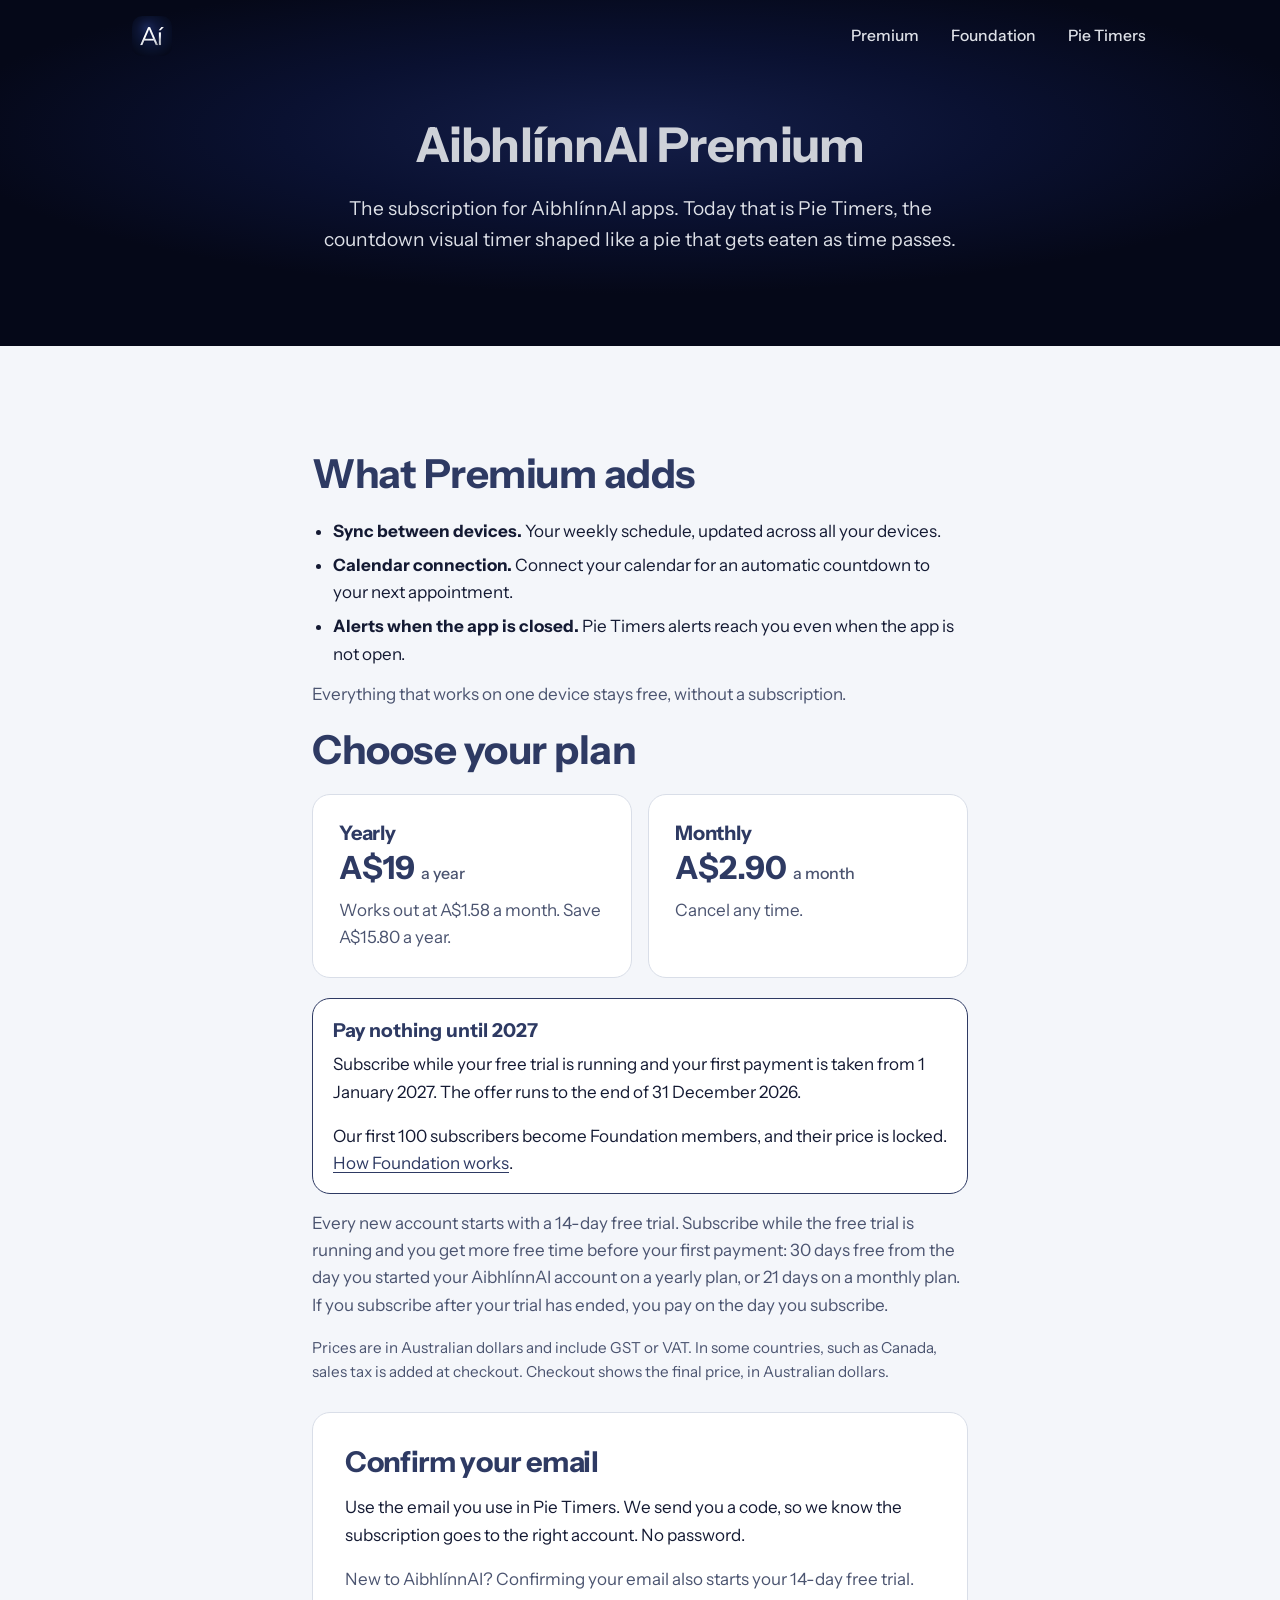
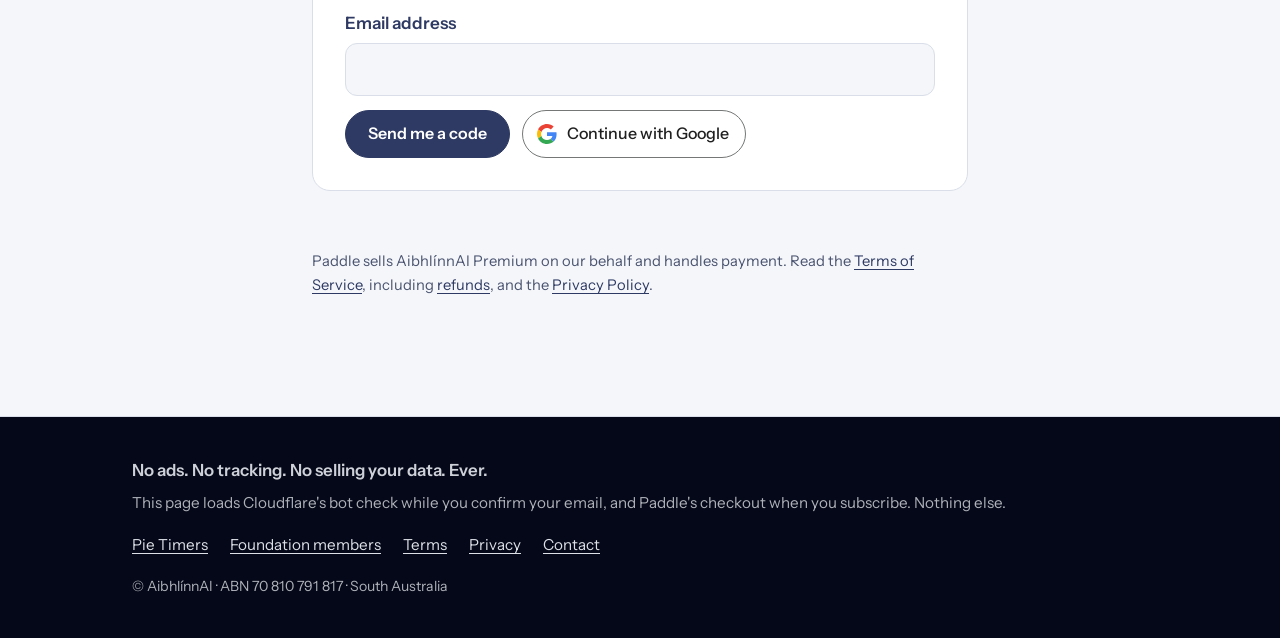
<file: index.html>
<!DOCTYPE html>
<html lang="en-AU">
<head>
<meta charset="utf-8">
<meta name="viewport" content="width=device-width, initial-scale=1, viewport-fit=cover">
<title>AibhlínnAI Premium | AibhlínnAI</title>
<meta name="description" content="Subscribe to AibhlínnAI Premium for Pie Timers: sync between devices, calendar connection and alerts when the app is closed. A$2.90 a month or A$19 a year.">
<link rel="canonical" href="https://premium.aibhlinn.ai/">
<meta name="theme-color" content="#050818">
<meta name="color-scheme" content="light dark">
<link rel="icon" href="/favicon.ico" sizes="16x16 32x32 48x48">
<link rel="apple-touch-icon" href="/apple-touch-icon.png">
<link rel="stylesheet" href="/site.css">
</head>
<body>
<a class="skip" href="#main">Skip to content</a>

<header class="hero hero--slim">
  <nav class="bar wrap" aria-label="Main">
    <a class="brand" href="/" aria-label="AibhlínnAI Premium">
      <img src="/aibhlinn-mark-80.png" width="40" height="40" alt="">
    </a>
    <ul class="nav-links">
      <li><a href="/">Premium</a></li>
      <li><a href="/foundation.html">Foundation</a></li>
      <li><a href="https://pietimers.aibhlinn.ai/">Pie Timers</a></li>
    </ul>
  </nav>
  <div class="hero-body wrap">
    <h1 class="premium-title">AibhlínnAI Premium</h1>
    <p class="lede">The subscription for AibhlínnAI apps. Today that is
    Pie Timers, the countdown visual timer shaped like a pie that gets
    eaten as time passes.</p>
  </div>
</header>

<main id="main">
  <section class="section" aria-labelledby="price-title">
    <div class="wrap narrow">
      <h2 id="includes-title">What Premium adds</h2>
      <ul class="includes">
        <li><strong>Sync between devices.</strong> Your weekly schedule,
        updated across all your devices.</li>
        <li><strong>Calendar connection.</strong> Connect your calendar for
        an automatic countdown to your next appointment.</li>
        <li><strong>Alerts when the app is closed.</strong> Pie Timers alerts
        reach you even when the app is not open.</li>
      </ul>
      <p class="muted">Everything that works on one device stays free,
      without a subscription.</p>

      <h2 id="price-title">Choose your plan</h2>

      <div class="plans">
        <div class="plan-card">
          <h3>Yearly</h3>
          <p class="plan-price">A$19 <span>a year</span></p>
          <p class="muted">Works out at A$1.58 a month. Save A$15.80 a year.</p>
        </div>
        <div class="plan-card">
          <h3>Monthly</h3>
          <p class="plan-price">A$2.90 <span>a month</span></p>
          <p class="muted">Cancel any time.</p>
        </div>
      </div>

      <!-- The launch offer. Shown until 2027-01-01T12:00:00Z, then hidden by
           premium.js (OFFER_CLOSES). Without JavaScript the page cannot sell
           anyway, so the noscript note below stands in. -->
      <div class="offer" id="offer" hidden>
        <p class="offer-head">Pay nothing until 2027</p>
        <p>Subscribe while your free trial is running and your first payment
        is taken from 1 January 2027. The offer runs to the end of 31 December
        2026.</p>
        <p>Our first 100 subscribers become Foundation members, and their
        price is locked. <a href="/foundation.html">How Foundation works</a>.</p>
      </div>

      <p class="muted">Every new account starts with a 14-day free trial.
      Subscribe while the free trial is running and you get more free time
      before your first payment: 30 days free from the day you started your
      AibhlínnAI account on a yearly plan, or 21 days on a monthly plan. If you
      subscribe after your trial has ended, you pay on the day you
      subscribe.</p>

      <p class="muted tax">Prices are in Australian dollars and include GST or
      VAT. In some countries, such as Canada, sales tax is added at checkout.
      Checkout shows the final price, in Australian dollars.</p>

      <noscript><p class="notice">Subscribing needs JavaScript. Please turn
      JavaScript on for this page, or write to
      <a href="mailto:support@aibhlinn.ai">support@aibhlinn.ai</a>.</p></noscript>

      <!-- ── Step 1: confirm your email ─────────────────────────── -->
      <div class="step" id="stepEmail" hidden>
        <h2 tabindex="-1">Confirm your email</h2>
        <p>Use the email you use in Pie Timers. We send you a code, so we
        know the subscription goes to the right account. No password.</p>
        <p class="muted" id="newNote">New to AibhlínnAI? Confirming your email
        also starts your 14-day free trial.</p>
        <form id="emailForm" novalidate>
          <label class="field">
            <span>Email address</span>
            <input type="email" id="email" autocomplete="email" inputmode="email" required>
          </label>
          <p class="typo" id="typo" hidden>Did you mean
            <button type="button" class="link-btn" id="typoUse"></button>?</p>
          <div class="challenge" id="challenge" hidden></div>
          <div class="actions">
            <button class="btn btn-primary" type="submit" id="emailSubmit">Send me a code</button>
            <!-- Google's own button: its colours, its mark, pill shape.
                 The mark is drawn here, so nothing is loaded from Google. -->
            <button class="btn btn-google" type="button" id="googleBtn" hidden>
              <svg viewBox="0 0 48 48" width="20" height="20" aria-hidden="true" focusable="false">
                <path fill="#EA4335" d="M24 9.5c3.54 0 6.71 1.22 9.21 3.6l6.85-6.85C35.9 2.38 30.47 0 24 0 14.62 0 6.51 5.38 2.56 13.22l7.98 6.19C12.43 13.72 17.74 9.5 24 9.5z"/>
                <path fill="#4285F4" d="M46.98 24.55c0-1.57-.15-3.09-.38-4.55H24v9.02h12.94c-.58 2.96-2.26 5.48-4.78 7.18l7.73 6c4.51-4.18 7.09-10.36 7.09-17.65z"/>
                <path fill="#FBBC05" d="M10.53 28.59c-.48-1.45-.76-2.99-.76-4.59s.27-3.14.76-4.59l-7.98-6.19C.92 16.46 0 20.12 0 24c0 3.88.92 7.54 2.56 10.78l7.97-6.19z"/>
                <path fill="#34A853" d="M24 48c6.48 0 11.93-2.13 15.89-5.81l-7.73-6c-2.15 1.45-4.92 2.3-8.16 2.3-6.26 0-11.57-4.22-13.47-9.91l-7.98 6.19C6.51 42.62 14.62 48 24 48z"/>
              </svg>
              <span>Continue with Google</span>
            </button>
          </div>
        </form>
      </div>

      <!-- ── Step 2: the code ────────────────────────────────────── -->
      <div class="step" id="stepCode" hidden>
        <h2 tabindex="-1">Enter your code</h2>
        <p>We sent a code to <strong id="codeEmail"></strong>. The email
        can take a minute to arrive. Check your spam folder too.</p>
        <form id="codeForm" novalidate>
          <label class="field">
            <span>Code</span>
            <input type="text" id="code" autocomplete="one-time-code" inputmode="numeric"
                   pattern="[0-9 ]*" maxlength="12" required>
          </label>
          <div class="actions">
            <button class="btn btn-primary" type="submit" id="codeSubmit">Confirm</button>
            <button class="btn btn-ghost" type="button" id="codeBack">Use a different email</button>
          </div>
        </form>
      </div>

      <!-- ── Step 3: subscribe ───────────────────────────────────── -->
      <div class="step" id="stepBuy" hidden>
        <h2 tabindex="-1">Subscribe</h2>
        <p>Confirmed as <strong id="buyEmail"></strong>.
          <button type="button" class="link-btn" id="notMe">Not you?</button></p>
        <p id="buyNote" role="status" aria-live="polite"></p>
        <div class="actions">
          <button class="btn btn-primary" type="button" data-cadence="annual">Subscribe yearly, A$19</button>
          <button class="btn btn-ghost" type="button" data-cadence="monthly">Subscribe monthly, A$2.90</button>
        </div>
      </div>

      <!-- ── Done ────────────────────────────────────────────────── -->
      <div class="step" id="stepDone" hidden>
        <h2 tabindex="-1">Thank you</h2>
        <p>AibhlínnAI Premium is now on your account. Open Pie Timers and sign
        in with the same email to use Premium there.</p>
        <p><a class="btn btn-primary" href="https://pietimers.aibhlinn.ai/">Open Pie Timers</a></p>
      </div>

      <p class="status" id="status" role="status" aria-live="polite"></p>

      <p class="muted small">Paddle sells AibhlínnAI Premium on our behalf and
      handles payment. Read the
      <a href="https://pietimers.aibhlinn.ai/terms.html">Terms of Service</a>,
      including <a href="https://pietimers.aibhlinn.ai/terms.html#refunds">refunds</a>,
      and the <a href="https://pietimers.aibhlinn.ai/privacy.html">Privacy Policy</a>.</p>
    </div>
  </section>
</main>

<footer class="foot">
  <div class="wrap">
    <p class="promise">No ads. No tracking. No selling your data. Ever.</p>
    <p>This page loads Cloudflare's bot check while you confirm your email,
    and Paddle's checkout when you subscribe. Nothing else.</p>
    <nav class="foot-links" aria-label="Footer">
      <a href="https://pietimers.aibhlinn.ai/">Pie Timers</a>
      <a href="/foundation.html">Foundation members</a>
      <a href="https://pietimers.aibhlinn.ai/terms.html">Terms</a>
      <a href="https://pietimers.aibhlinn.ai/privacy.html">Privacy</a>
      <a href="mailto:support@aibhlinn.ai">Contact</a>
    </nav>
    <p class="fine">© AibhlínnAI · ABN&nbsp;70&nbsp;810&nbsp;791&nbsp;817 · South Australia</p>
  </div>
</footer>

<script src="/identity/email-typos.js"></script>
<script src="/identity/identity.js"></script>
<script src="/premium.js"></script>
</body>
</html>
</file>
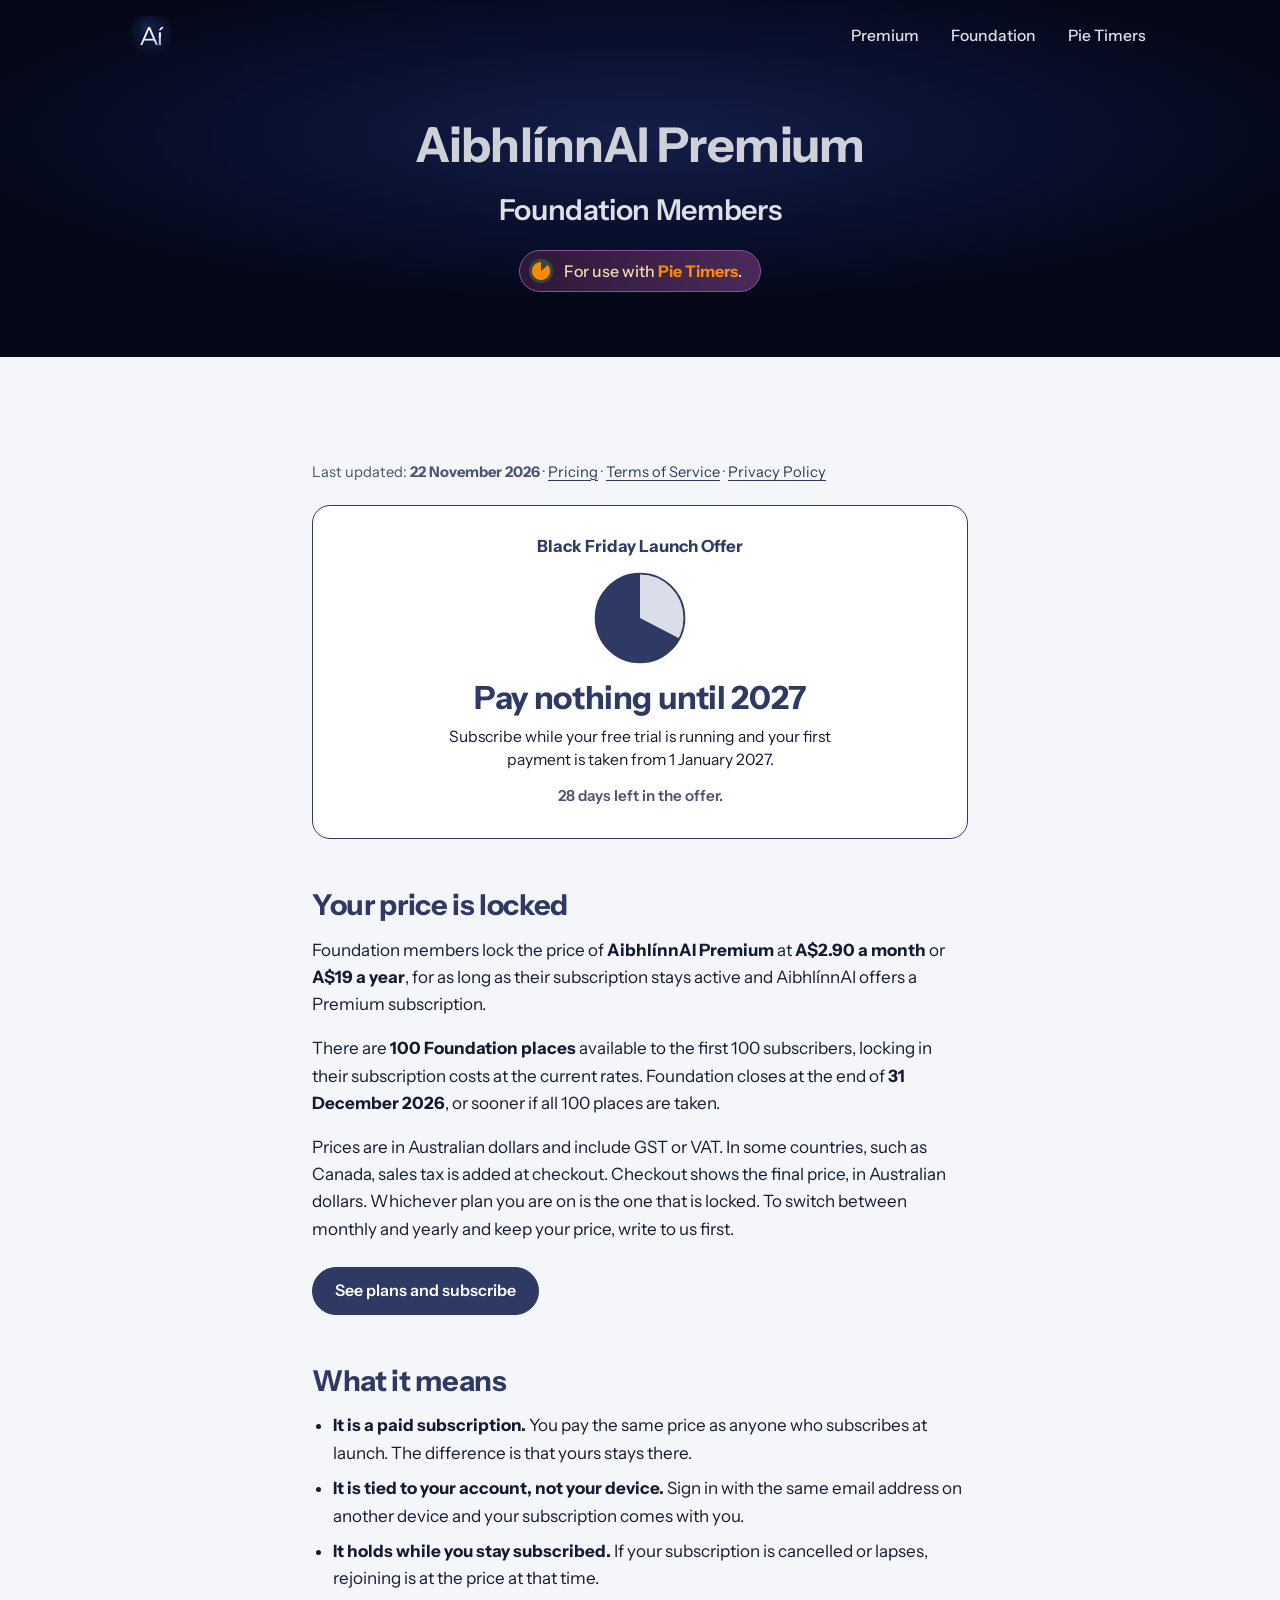
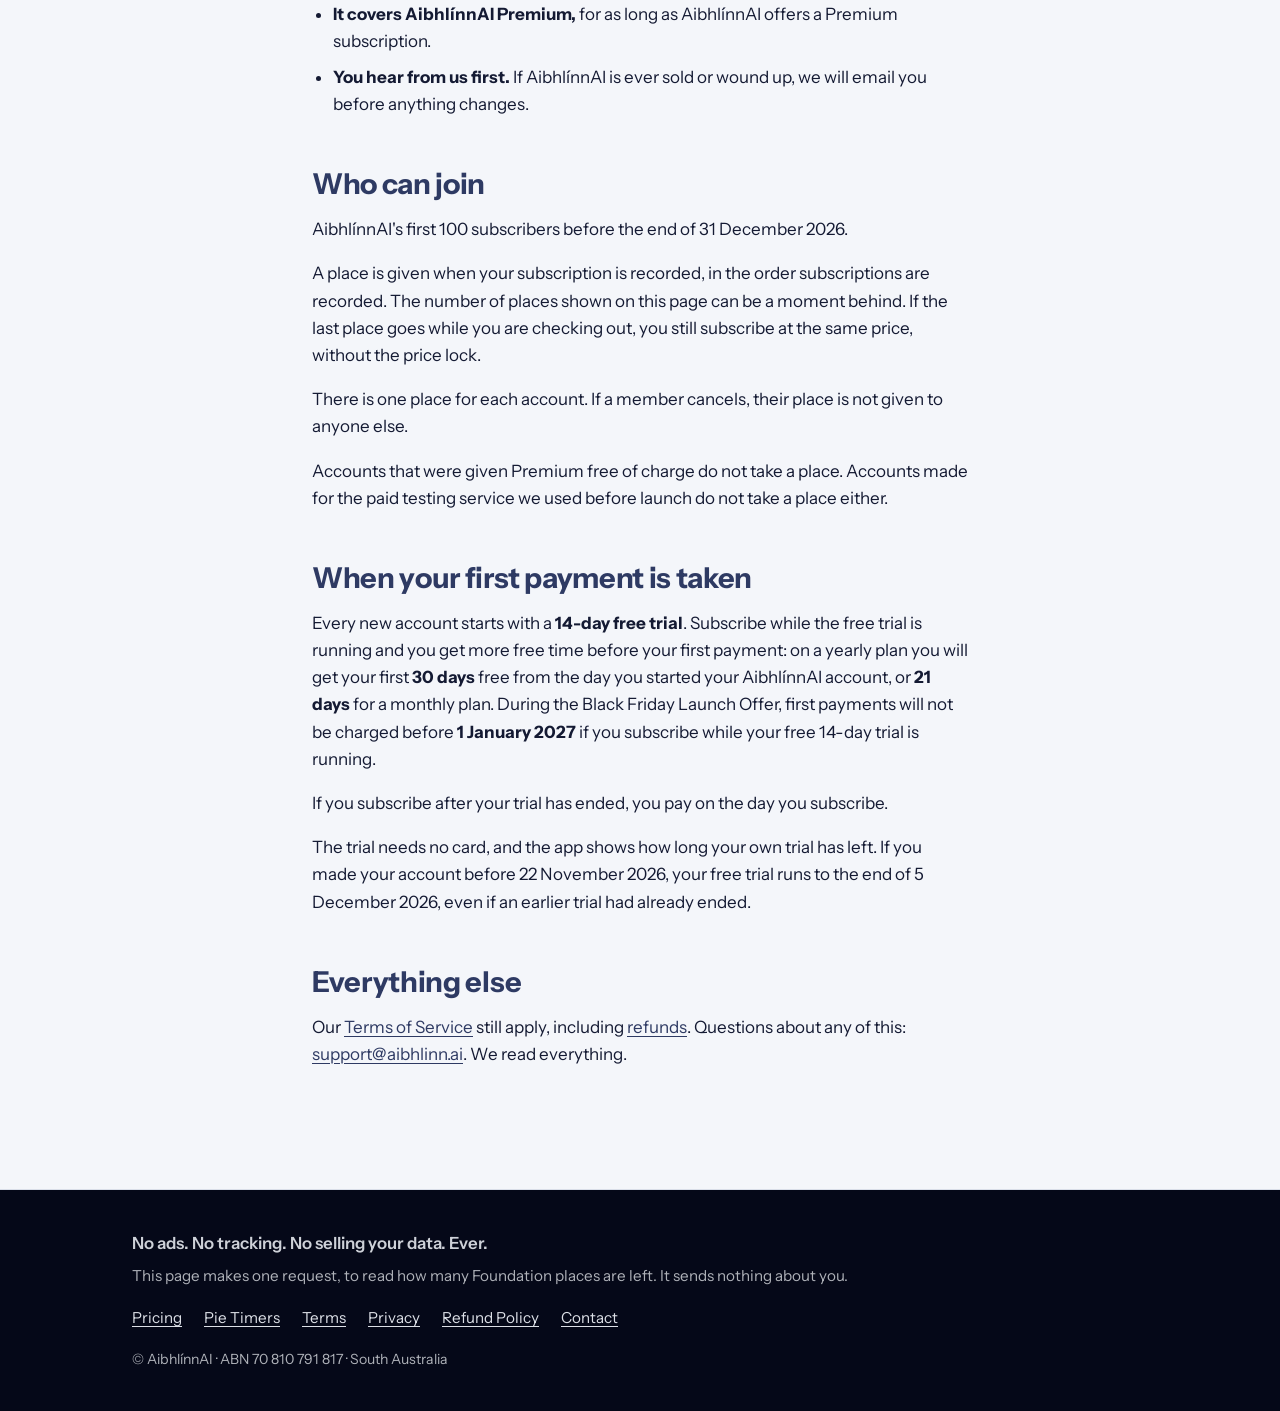
<file: foundation.html>
<!DOCTYPE html>
<html lang="en-AU">
<head>
<meta charset="utf-8">
<meta name="viewport" content="width=device-width, initial-scale=1, viewport-fit=cover">
<title>Foundation Members | AibhlínnAI Premium</title>
<!-- The description carries no offer and no date, on purpose. Nothing can
     take a description down when an offer ends, so it must stay true
     without anyone touching it. The dated offer lives in the page, where
     foundation.js takes it down. -->
<meta name="description" content="Foundation members lock the price of AibhlínnAI Premium for as long as their subscription stays active. How the price lock works, who it is for, and when a first payment is taken.">
<link rel="canonical" href="https://premium.aibhlinn.ai/foundation.html">
<meta name="theme-color" content="#050818">
<meta name="color-scheme" content="light dark">
<link rel="icon" href="/favicon.ico" sizes="16x16 32x32 48x48">
<link rel="apple-touch-icon" href="/apple-touch-icon.png">
<link rel="stylesheet" href="/site.css">
<!-- Moved here from pietimers.aibhlinn.ai/foundation.html on 26 Nov 2026
     (Mal). The wording below is that page's, word for word. Not yet
     reviewed by a lawyer. Update "Last updated" if you change the terms. -->
</head>
<body>
<a class="skip" href="#main">Skip to content</a>

<header class="hero hero--slim">
  <nav class="bar wrap" aria-label="Main">
    <a class="brand" href="/" aria-label="AibhlínnAI Premium">
      <img src="/aibhlinn-mark-80.png" width="40" height="40" alt="">
    </a>
    <ul class="nav-links">
      <li><a href="/">Premium</a></li>
      <li><a href="/foundation.html">Foundation</a></li>
      <li><a href="https://pietimers.aibhlinn.ai/">Pie Timers</a></li>
    </ul>
  </nav>
  <div class="hero-body wrap">
    <!-- The same name, in the same place and size, as on the sales page.
         There it is the page's h1. Here the h1 is the page's own title. -->
    <p class="premium-title">AibhlínnAI Premium</p>
    <h1 class="page-title">Foundation Members</h1>
    <p class="for-app">
      <svg viewBox="0 0 32 32" width="26" height="26" aria-hidden="true" focusable="false">
        <circle cx="16" cy="16" r="15" fill="#32493C"/>
        <path d="M16 16 24.39 8.73A11.1 11.1 0 1 1 16 4.9z" fill="#FF8A00"/>
      </svg>
      <span>For use with <strong>Pie Timers</strong>.</span>
    </p>
  </div>
</header>

<main id="main">
  <section class="section" aria-labelledby="locked-title">
    <div class="wrap narrow doc">
      <p class="doc-meta muted small">
        Last updated: <strong>22 November 2026</strong> ·
        <a href="/">Pricing</a> ·
        <a href="https://pietimers.aibhlinn.ai/terms.html">Terms of Service</a> ·
        <a href="https://pietimers.aibhlinn.ai/privacy.html">Privacy Policy</a>
      </p>

      <!-- The launch offer. foundation.js empties the pie across the offer
           and takes the hook and its condition down when the offer ends.
           Without JavaScript the card keeps the full pie and the caption
           written here. -->
      <div class="launch">
        <h2 class="launch-name">Black Friday Launch Offer</h2>
        <svg class="launch-pie" viewBox="-40 -40 80 80" aria-hidden="true" focusable="false">
          <circle class="launch-pie-base" r="37"/>
          <path class="launch-pie-left" id="launchPie" d="M 0 -37 A 37 37 0 1 1 0 37 A 37 37 0 1 1 0 -37 Z"/>
          <circle class="launch-pie-rim" r="37"/>
        </svg>
        <p class="launch-hook" id="launchHook">Pay nothing until 2027</p>
        <p class="launch-terms" id="launchTerms">Subscribe while your free trial
        is running and your first payment is taken from 1 January 2027.</p>
        <p class="launch-caption" id="launchCaption">The offer runs to the end of 31 December 2026.</p>
      </div>

      <h2 id="locked-title">Your price is locked</h2>
      <p>Foundation members lock the price of <strong>AibhlínnAI Premium</strong>
      at <strong>A$2.90 a month</strong> or <strong>A$19 a year</strong>, for as
      long as their subscription stays active and AibhlínnAI offers a Premium
      subscription.</p>
      <p>There are <strong>100 Foundation places</strong> available to the first
      100 subscribers, locking in their subscription costs at the current rates.
      Foundation closes at the end of <strong>31 December 2026</strong>, or
      sooner if all 100 places are taken.</p>
      <p id="foundationState" class="places" role="status" aria-live="polite" hidden></p>
      <p>Prices are in Australian dollars and include GST or VAT. In some countries,
      such as Canada, sales tax is added at checkout. Checkout shows the final
      price, in Australian dollars. Whichever plan
      you are on is the one that is locked. To switch between monthly and yearly
      and keep your price, write to us first.</p>

      <p class="actions"><a class="btn btn-primary" href="/">See plans and subscribe</a></p>

      <h2>What it means</h2>
      <ul class="doc-list">
        <li><strong>It is a paid subscription.</strong> You pay the same price as
        anyone who subscribes at launch. The difference is that yours stays
        there.</li>
        <li><strong>It is tied to your account, not your device.</strong> Sign in
        with the same email address on another device and your subscription comes
        with you.</li>
        <li><strong>It holds while you stay subscribed.</strong> If your
        subscription is cancelled or lapses, rejoining is at the price at that
        time.</li>
        <li><strong>It covers AibhlínnAI Premium,</strong> for as long as
        AibhlínnAI offers a Premium subscription.</li>
        <li><strong>You hear from us first.</strong> If AibhlínnAI is ever sold or
        wound up, we will email you before anything changes.</li>
      </ul>

      <h2>Who can join</h2>
      <p>AibhlínnAI's first 100 subscribers before the end of 31 December
      2026.</p>
      <p>A place is given when your subscription is recorded, in the order
      subscriptions are recorded. The number of places shown on this page can be a
      moment behind. If the last place goes while you are checking out, you still
      subscribe at the same price, without the price lock.</p>
      <p>There is one place for each account. If a member cancels, their place is
      not given to anyone else.</p>
      <p>Accounts that were given Premium free of charge do not take a place.
      Accounts made for the paid testing service we used before launch do not take
      a place either.</p>

      <h2>When your first payment is taken</h2>
      <p>Every new account starts with a <strong>14-day free trial</strong>.
      Subscribe while the free trial is running and you get more free time before
      your first payment: on a yearly plan you will get your first
      <strong>30 days</strong> free from the day you started your AibhlínnAI
      account, or <strong>21 days</strong> for a monthly plan. <span id="offerSentence">During
      the Black Friday Launch Offer, first payments will not be charged before
      <strong>1 January 2027</strong> if you subscribe while your free 14-day
      trial is running.</span></p>
      <p>If you subscribe after your trial has ended, you pay on the day you
      subscribe.</p>
      <p>The trial needs no card, and the app shows how long your own trial has
      left. If you made your account before 22 November 2026, your free trial
      runs to the end of 5 December 2026, even if an earlier trial had already
      ended.</p>

      <h2>Everything else</h2>
      <p>Our <a href="https://pietimers.aibhlinn.ai/terms.html">Terms of Service</a> still apply, including
      <a href="https://pietimers.aibhlinn.ai/terms.html#refunds">refunds</a>. Questions about any of this:
      <a href="mailto:support@aibhlinn.ai">support@aibhlinn.ai</a>.
      We read everything.</p>
    </div>
  </section>
</main>

<footer class="foot">
  <div class="wrap">
    <p class="promise">No ads. No tracking. No selling your data. Ever.</p>
    <p>This page makes one request, to read how many Foundation places are
    left. It sends nothing about you.</p>
    <nav class="foot-links" aria-label="Footer">
      <a href="/">Pricing</a>
      <a href="https://pietimers.aibhlinn.ai/">Pie Timers</a>
      <a href="https://pietimers.aibhlinn.ai/terms.html">Terms</a>
      <a href="https://pietimers.aibhlinn.ai/privacy.html">Privacy</a>
      <a href="https://pietimers.aibhlinn.ai/terms.html#refunds">Refund Policy</a>
      <a href="mailto:support@aibhlinn.ai">Contact</a>
    </nav>
    <p class="fine">© AibhlínnAI · ABN&nbsp;70&nbsp;810&nbsp;791&nbsp;817 · South Australia</p>
  </div>
</footer>

<script src="/foundation.js"></script>
</body>
</html>
</file>
<file: site.css>
/* ============================================================
   premium.aibhlinn.ai, where AibhlínnAI Premium is bought.
   Copied from the aibhlinn.ai repo's site.css; keep the two in step.
   ------------------------------------------------------------
   Colours come from brand/README.md and nowhere else:
     brand blue        #050818  grounds and dark surfaces
     blue on white     #2E3A63  the name and headings on light
     titanium          #CED1D8  the name and headings on dark,
                                with its sampled gradient stops
   The rule from that file holds here too: never the blue on dark,
   never the metal on white. The hero is always navy, because the
   logo artwork has its navy ground baked in. Everything below the
   hero follows the visitor's light or dark setting.

   Pie Timers' purple, green and orange appear only inside the Pie
   Timers card. They are that app's colours, not the suite's.
   ============================================================ */

/* Self-hosted, as in app/: no font CDN, no third-party request.
   Same files and subsets as app/styles.css. */
@font-face{
  font-family:'Instrument Sans';
  font-style:normal;
  font-weight:400 700;
  font-stretch:100%;
  font-display:swap;
  src:url('fonts/instrument-sans-latin.woff2') format('woff2');
  unicode-range:U+0000-00FF, U+0131, U+0152-0153, U+02BB-02BC, U+02C6, U+02DA, U+02DC, U+0304, U+0308, U+0329, U+2000-206F, U+20AC, U+2122, U+2191, U+2193, U+2212, U+2215, U+FEFF, U+FFFD;
}
@font-face{
  font-family:'Instrument Sans';
  font-style:normal;
  font-weight:400 700;
  font-stretch:100%;
  font-display:swap;
  src:url('fonts/instrument-sans-latin-ext.woff2') format('woff2');
  unicode-range:U+0100-02BA, U+02BD-02C5, U+02C7-02CC, U+02CE-02D7, U+02DD-02FF, U+0304, U+0308, U+0329, U+1D00-1DBF, U+1E00-1E9F, U+1EF2-1EFF, U+2020, U+20A0-20AB, U+20AD-20C0, U+2113, U+2C60-2C7F, U+A720-A7FF;
}

:root{
  color-scheme:light dark;

  /* Brand, fixed */
  --navy:        #050818;
  --navy-lift:   #0B1129;
  --navy-glow:   #141E48;   /* the light behind the monogram */
  --blue-on-white:#2E3A63;
  --ti-hi:       #F8FAFD;
  --ti-upper:    #DDE0E7;
  --ti:          #CED1D8;
  --ti-lower:    #AEB1B8;
  --ti-shadow:   #8E9199;
  --titanium:    linear-gradient(180deg, var(--ti-hi) 0%, var(--ti-upper) 30%, var(--ti) 60%, var(--ti-lower) 100%);

  /* Pie Timers, inside its own card only */
  --pt-purple:   #1C1024;
  --pt-purple-lift:#4B2A5A;
  --pt-forest:   #32493C;
  --pt-orange:   #FF8A00;

  /* Theme: light. Every text pair here clears 6.9:1. */
  --bg:          #F4F6FA;
  --surface:     #FFFFFF;
  --ink:         #141A33;
  --heading:     var(--blue-on-white);
  --muted:       #4B5470;
  --line:        #D9DEE8;
  --link:        var(--blue-on-white);
  --focus:       var(--blue-on-white);
  --btn-bg:      var(--blue-on-white);
  --btn-fg:      #FFFFFF;
  --btn-line:    var(--blue-on-white);

  --font: "Instrument Sans", "Aptos", "Segoe UI Variable Text", "Segoe UI", system-ui,
          -apple-system, "Helvetica Neue", Arial, sans-serif;
  --radius:      18px;
  --radius-sm:   12px;
  --wrap:        1080px;
  --gutter:      clamp(16px, 4vw, 32px);
  --shadow:      0 1px 2px rgba(5,8,24,.06), 0 10px 30px rgba(5,8,24,.08);
}

@media (prefers-color-scheme: dark){
  :root{
    --bg:        var(--navy);
    --surface:   var(--navy-lift);
    --ink:       var(--ti-upper);
    --heading:   var(--ti);
    --muted:     var(--ti-lower);
    --line:      #1C2445;
    --link:      var(--ti-upper);
    --focus:     var(--ti-hi);
    --btn-bg:    var(--titanium);
    --btn-fg:    var(--navy);
    --btn-line:  var(--ti-lower);
    --shadow:    0 1px 2px rgba(0,0,0,.4), 0 12px 32px rgba(0,0,0,.35);
  }
}

*,*::before,*::after{ box-sizing:border-box; }
html{ -webkit-text-size-adjust:100%; scroll-behavior:smooth; }
@media (prefers-reduced-motion: reduce){ html{ scroll-behavior:auto; } }
body{
  margin:0;
  background:var(--bg);
  color:var(--ink);
  font-family:var(--font);
  font-size:1.0625rem;
  line-height:1.6;
  text-rendering:optimizeLegibility;
}
img{ max-width:100%; height:auto; display:block; }
a{ color:var(--link); text-underline-offset:.18em; text-decoration-thickness:1px; }
a:hover{ text-decoration-thickness:2px; }
:focus-visible{ outline:3px solid var(--focus); outline-offset:3px; border-radius:6px; }
h1,h2,h3{ color:var(--heading); line-height:1.2; letter-spacing:-.012em; margin:0 0 .5em; }
h2{ font-size:clamp(1.75rem, 1.25rem + 2vw, 2.5rem); }
h3{ font-size:1.25rem; }
p{ margin:0 0 1em; }
code{ font-family:ui-monospace, "Cascadia Mono", Consolas, monospace; font-size:.92em; }

.wrap{ max-width:var(--wrap); margin:0 auto; padding:0 var(--gutter); }
.narrow{ max-width:720px; }

.skip{
  position:absolute; left:16px; top:-60px; z-index:10;
  background:var(--ti-hi); color:var(--navy);
  padding:10px 16px; border-radius:10px; font-weight:600;
}
.skip:focus{ top:16px; }

/* ───────────────────────── Hero, always navy ───────────────────────── */

.hero{
  --focus:var(--ti-hi);
  --link:var(--ti-upper);
  background:
    radial-gradient(ellipse 70% 60% at 50% 38%, var(--navy-glow) 0%, #0A1131 40%, var(--navy) 78%),
    var(--navy);
  color:var(--ti-upper);
  padding-bottom:clamp(48px, 8vw, 96px);
}
.bar{
  display:flex; align-items:center; justify-content:space-between; gap:16px;
  padding-top:16px; padding-bottom:16px;
}
.bar .brand{ display:inline-flex; border-radius:10px; }
.bar .brand img{ width:40px; height:40px; border-radius:10px; }
.nav-links{ display:flex; gap:clamp(12px, 3vw, 28px); list-style:none; margin:0; padding:0; }
.nav-links a{ color:var(--ti-upper); text-decoration:none; font-weight:500; font-size:.98rem; padding:6px 2px; }
.nav-links a:hover{ color:var(--ti-hi); text-decoration:underline; }

.hero-body{ text-align:center; padding-top:clamp(8px, 3vw, 24px); }
.hero-logo{ margin:0 auto; max-width:640px; }
/* The artwork carries its own navy, a shade off the page's. Fading its
   edges lets it sit in the page instead of on it, at any width. */
.hero-logo img{
  width:100%;
  -webkit-mask-image:radial-gradient(closest-side, #000 74%, transparent 100%);
          mask-image:radial-gradient(closest-side, #000 74%, transparent 100%);
}
.tagline{
  margin:clamp(4px, 1vw, 12px) auto 28px;
  font-size:clamp(1.6rem, 1.05rem + 2.6vw, 2.6rem);
  font-weight:600; letter-spacing:-.018em; line-height:1.15;
  color:var(--ti);
  background:var(--titanium);
  -webkit-background-clip:text; background-clip:text;
  -webkit-text-fill-color:transparent;
}
@media (forced-colors: active){ .tagline{ -webkit-text-fill-color:currentColor; background:none; } }
.lede{ max-width:52ch; margin:0 auto 28px; color:var(--ti-upper); font-size:clamp(1.05rem, 1rem + .35vw, 1.2rem); }

/* ───────────────────────── Buttons ───────────────────────── */

.actions{ display:flex; flex-wrap:wrap; gap:12px; }
.hero .actions{ justify-content:center; }
.btn{
  display:inline-flex; align-items:center; justify-content:center;
  min-height:48px; padding:12px 22px;
  border-radius:999px; border:1.5px solid transparent;
  font:inherit; font-weight:600; font-size:1rem; line-height:1.2;
  text-decoration:none; cursor:pointer;
}
.btn-primary{ background:var(--btn-bg); color:var(--btn-fg); border-color:var(--btn-line); }
.btn-primary:hover{ filter:brightness(1.08); text-decoration:none; }
.btn-ghost{ background:transparent; color:var(--link); border-color:currentColor; }
.btn-ghost:hover{ background:color-mix(in srgb, currentColor 8%, transparent); text-decoration:none; }
/* Brushed metal, for the navy hero in either theme. */
.btn-metal{
  background:var(--titanium); color:var(--navy); border-color:var(--ti-lower);
  box-shadow:inset 0 1px 0 rgba(255,255,255,.7), 0 6px 18px rgba(0,0,0,.35);
}
.btn-metal:hover{ filter:brightness(1.05); text-decoration:none; }

/* ───────────────────────── Sections ───────────────────────── */

.section{ padding:clamp(56px, 9vw, 104px) 0; }
.section + .section{ border-top:1px solid var(--line); }
.eyebrow{
  margin:0 0 6px; color:var(--muted);
  font-size:.82rem; font-weight:600; letter-spacing:.12em; text-transform:uppercase;
}
.intro{ max-width:60ch; color:var(--ink); }
.intro + .app-card{ margin-top:20px; }
.muted{ color:var(--muted); }

/* Pie Timers card */
.app-card{
  display:grid; grid-template-columns:1fr; overflow:hidden;
  background:var(--surface); border:1px solid var(--line);
  border-radius:var(--radius); box-shadow:var(--shadow);
  margin-top:28px;
}
@media (min-width:760px){ .app-card{ grid-template-columns:minmax(220px, 34%) 1fr; } }
.app-tile{
  display:grid; place-items:center; min-height:180px; padding:28px;
  background:radial-gradient(circle at 50% 45%, var(--pt-purple-lift) 0%, var(--pt-purple) 72%);
}
.app-tile svg{ width:clamp(112px, 22vw, 168px); height:auto; filter:drop-shadow(0 8px 18px rgba(0,0,0,.4)); }
.app-body{ padding:clamp(22px, 4vw, 40px); }
.app-body h3{ font-size:clamp(1.5rem, 1.2rem + 1vw, 1.9rem); margin-bottom:.2em; }
.app-tagline{ font-style:italic; color:var(--muted); margin-bottom:1em; }

.ticks{ list-style:none; margin:0 0 24px; padding:0; display:grid; gap:12px; }
.ticks li{ position:relative; padding-left:30px; }
/* A tiny Pie Timers pie: the same wedge as the app's own mark. */
.ticks li::before{
  content:""; position:absolute; left:0; top:.3em;
  width:16px; height:16px; border-radius:50%;
  background:conic-gradient(var(--pt-forest) 0 49deg, var(--pt-orange) 49deg 360deg);
  box-shadow:0 0 0 2.5px var(--pt-forest);
}
@media (prefers-color-scheme: dark){ .ticks li::before{ box-shadow:0 0 0 2.5px #4A6B56; } }

.next{
  margin-top:28px; padding:22px clamp(20px, 4vw, 32px);
  border:1.5px dashed var(--line); border-radius:var(--radius);
}
.next h3{ margin-bottom:.3em; }
.next p{ margin:0; }

/* Promise cards */
.grid{ display:grid; gap:18px; margin-top:28px; grid-template-columns:1fr; }
@media (min-width:640px){ .grid--four{ grid-template-columns:repeat(2, 1fr); } }
@media (min-width:760px){ .grid:not(.grid--four){ grid-template-columns:repeat(3, 1fr); } }
.card{
  background:var(--surface); border:1px solid var(--line);
  border-radius:var(--radius); padding:clamp(20px, 3vw, 28px);
}
.card p{ margin:0; }
.card .icon{
  display:grid; place-items:center; width:44px; height:44px; margin-bottom:14px;
  border-radius:12px; background:var(--bg); border:1px solid var(--line); color:var(--heading);
}
.card .icon svg{ width:22px; height:22px; }

/* Brand kit */
.kit{ display:grid; gap:18px; margin:28px 0 24px; grid-template-columns:1fr; }
@media (min-width:640px){ .kit{ grid-template-columns:2fr 1fr; } }
.kit figure{
  margin:0; background:var(--surface); border:1px solid var(--line);
  border-radius:var(--radius); overflow:hidden; display:flex; flex-direction:column;
}
.kit .art{ background:var(--navy); display:grid; place-items:center; flex:1; }
.kit .art img{ width:100%; }
.kit .art--mark img{ width:min(60%, 180px); border-radius:22px; margin:24px auto; }
.kit figcaption{ padding:14px 18px; display:flex; justify-content:space-between; gap:10px; flex-wrap:wrap; align-items:baseline; }
.kit figcaption a{ font-weight:600; }

.swatches{ list-style:none; margin:0 0 20px; padding:0; display:grid; gap:12px; grid-template-columns:1fr; }
@media (min-width:760px){ .swatches{ grid-template-columns:repeat(3, 1fr); } }
.swatches li{
  display:grid; grid-template-columns:48px 1fr; gap:4px 14px; align-items:center;
  background:var(--surface); border:1px solid var(--line); border-radius:var(--radius-sm); padding:12px;
}
.chip{ grid-row:span 2; width:48px; height:48px; border-radius:10px; background:var(--c); border:1px solid rgba(128,136,160,.45); }
.chip--metal{ background:var(--titanium); }
.swatches strong{ color:var(--heading); }
.swatches span.use{ grid-column:2; color:var(--muted); font-size:.92rem; }

/* Contact */
.email{ font-size:clamp(1.25rem, 1rem + 1.2vw, 1.7rem); font-weight:600; }

/* ───────────────────────── Footer ───────────────────────── */

.foot{
  --focus:var(--ti-hi);
  --link:var(--ti-upper);
  background:var(--navy); color:var(--ti-lower);
  border-top:1px solid var(--line);
  padding:40px 0 calc(40px + env(safe-area-inset-bottom));
  font-size:.95rem;
}
.foot a{ color:var(--link); }
.foot .promise{ color:var(--ti); font-weight:600; font-size:1.05rem; margin-bottom:.4em; }
.foot-links{ display:flex; flex-wrap:wrap; gap:8px 22px; margin:18px 0; }
.foot-social{ margin-top:-6px; }
.foot .fine{ margin:0; font-size:.88rem; }

/* ───────────────────────── 404 ───────────────────────── */

.lost{ min-height:100vh; min-height:100dvh; display:flex; flex-direction:column; }
.lost .hero-body{ flex:1; display:flex; flex-direction:column; justify-content:center; align-items:center; padding-bottom:48px; }
.lost .hero-body img{ width:96px; height:96px; border-radius:22px; margin-bottom:24px; }
.lost h1{ color:var(--ti); font-size:clamp(1.8rem, 1.2rem + 2.5vw, 2.6rem); }

.card p + p{ margin-top:.8em; }
.card-link a{ font-weight:600; }
/* The name is mixed case always, even inside an uppercase label
   (brand/README.md in pie-timers-app). */
.eyebrow .name{ text-transform:none; letter-spacing:.04em; }

/* Event card list. Plain disc bullets on purpose: .ticks belongs to
   the Pie Timers card only. Keep the default list-style, because
   list-style:none stops Safari and VoiceOver announcing a list. The
   bottom margin does the job of .card p + p, which cannot reach a
   paragraph that follows a list. */
.card-list{ margin:.4em 0 .8em; padding-left:1.25em; }
.card-list li + li{ margin-top:.25em; }

/* What we do: each card's link sits on the card's bottom edge, so the
   four links line up across a row however long each description is.
   Only these cards: the promise cards have no link. */
.grid--four .card{ display:flex; flex-direction:column; }
.grid--four .card .card-link{ margin-top:auto; padding-top:.8em; }

/* Brand kit: how to say the name, given its own line so it is easy to
   find, and spelt exactly as Mal gave it. */
.say{ margin:0 0 .4em; font-size:1.1rem; color:var(--ink); }
.say strong{ color:var(--heading); letter-spacing:.02em; }

/* ───────────────────────── Premium (/premium/) ───────────────────────── */

/* The steps are shown and hidden with the hidden attribute. Nothing below
   may override that, so it wins here outright. */
[hidden]{ display:none !important; }

.hero--slim{ padding-bottom:clamp(36px, 6vw, 64px); }
.premium-title{
  color:var(--ti); font-size:clamp(2rem, 1.3rem + 3vw, 3rem);
  margin:clamp(8px, 2vw, 20px) 0 .4em;
}

.plans{ display:grid; gap:16px; grid-template-columns:1fr; margin:20px 0; }
@media (min-width:560px){ .plans{ grid-template-columns:1fr 1fr; } }
.plan-card{
  background:var(--surface); border:1px solid var(--line);
  border-radius:var(--radius); padding:clamp(18px, 3vw, 26px);
}
.plan-card h3{ margin-bottom:.2em; }
.plan-price{ font-size:2rem; font-weight:700; color:var(--heading); margin:0 0 .3em; line-height:1.2; }
.plan-price span{ font-size:1rem; font-weight:500; color:var(--muted); }
.plan-card p:last-child{ margin:0; }

.offer{
  border:1.5px solid var(--heading); border-radius:var(--radius);
  padding:16px 20px; margin:0 0 16px; background:var(--surface);
}
.offer-head{ font-weight:700; font-size:1.2rem; color:var(--heading); margin:0 0 .3em; }
.offer p:last-child{ margin:0; }
.tax{ font-size:.95rem; }

.notice{
  border:1px solid var(--line); background:var(--surface);
  border-radius:var(--radius-sm); padding:14px 16px;
}

.step{
  background:var(--surface); border:1px solid var(--line);
  border-radius:var(--radius); padding:clamp(20px, 4vw, 32px); margin:28px 0 12px;
}
.step h2{ font-size:clamp(1.4rem, 1.1rem + 1.2vw, 1.8rem); }

.field{ display:grid; gap:6px; margin:0 0 14px; }
.field span{ font-weight:600; color:var(--heading); }
.field input{
  font:inherit; font-size:1.05rem; color:var(--ink); background:var(--bg);
  border:1.5px solid var(--line); border-radius:var(--radius-sm);
  padding:12px 14px; min-height:48px; width:100%; box-sizing:border-box;
}
.field input:focus-visible{ border-color:var(--focus); outline-offset:1px; }
#code{ letter-spacing:.2em; font-variant-numeric:tabular-nums; max-width:16ch; }

.typo{ margin:-4px 0 14px; }
.link-btn{
  font:inherit; color:var(--link); background:none; border:0; padding:0;
  text-decoration:underline; text-underline-offset:.18em; cursor:pointer;
}
.challenge{ margin:0 0 14px; min-height:65px; }

.btn:disabled{ opacity:.55; cursor:progress; }
/* "Continue with Google", to Google's sign-in branding: white with a grey
   line in light, near-black in dark, the four-colour mark untouched, pill
   shape. Google asks for Roboto Medium; it is used when the device has
   it and is never fetched, because this site loads nothing from Google.
   Kept 48px tall, like every button here, so it is easy to press. */
.btn-google{
  gap:10px; padding:12px 16px 12px 14px;
  background:#FFFFFF; color:#1F1F1F; border:1px solid #747775;
  font-family:Roboto, var(--font); font-weight:500;
}
.btn-google svg{ flex:none; }
.btn-google:hover{ background:#F2F2F2; text-decoration:none; }
@media (prefers-color-scheme: dark){
  .btn-google{ background:#131314; color:#E3E3E3; border-color:#8E918F; }
  .btn-google:hover{ background:#232325; }
}
.status{ min-height:1.6em; font-weight:600; margin:8px 0 20px; }
.status.is-error{ color:#B3261E; }
@media (prefers-color-scheme: dark){ .status.is-error{ color:#FFB4AB; } }
.small{ font-size:.92rem; }

/* Homepage: the Premium advert. */
.premium-ad{
  display:grid; gap:12px 24px; align-items:center; margin-top:24px;
  background:var(--surface); border:1.5px solid var(--heading);
  border-radius:var(--radius); padding:clamp(20px, 3vw, 28px);
}
@media (min-width:700px){ .premium-ad{ grid-template-columns:1fr auto; } }
.premium-ad h3{ margin:0 0 .2em; }
.premium-ad p{ margin:0; }

/* What Premium adds. */
.includes{ margin:0 0 .8em; padding-left:1.25em; display:grid; gap:.4em; }

/* ───────────────────────── Foundation (/foundation.html) ───────────────────────── */

/* The hero: the product's name exactly as the sales page shows it
   (.premium-title, here on a paragraph, so it needs the heading's own
   weight and spacing), then this page's title under it. */
p.premium-title{ font-weight:700; line-height:1.2; letter-spacing:-.012em; }
.page-title{
  color:var(--ti-upper); font-weight:600;
  font-size:clamp(1.35rem, 1.1rem + 1.2vw, 1.8rem); margin:0 0 .8em;
}
/* Pie Timers' own colours, on this chip only: its purple, its pie and
   its orange. Everything else on the page is the suite's navy and metal. */
.for-app{
  display:inline-flex; align-items:center; gap:10px; margin:0;
  padding:7px 18px 7px 8px; border-radius:999px;
  background:linear-gradient(90deg, #2E1838, var(--pt-purple-lift));
  border:1.5px solid #8A4DA5; color:#F6D7B0; font-size:1rem; font-weight:500;
}
.for-app svg{ flex:none; }
.for-app strong{ color:var(--pt-orange); font-weight:700; }

/* The page reads as a document: smaller headings than the sales page. */
.doc h2{ font-size:clamp(1.4rem, 1.1rem + 1.2vw, 1.8rem); margin-top:1.7em; }
.doc-meta{ margin-bottom:1.4em; }
.doc-list{ margin:0 0 1em; padding-left:1.25em; display:grid; gap:.5em; }
.doc .actions{ margin:1.4em 0 0; }
.places{ font-weight:700; color:var(--heading); }

/* The launch offer card. The pie is drawn in the suite's own colours:
   what is left of the offer in the heading colour, on a quiet plate. */
.launch{
  text-align:center; background:var(--surface);
  border:1.5px solid var(--heading); border-radius:var(--radius);
  padding:clamp(20px, 4vw, 30px);
}
.doc .launch-name{ margin:0 0 14px; font-size:1.05rem; letter-spacing:0; }
.launch-pie{ display:block; width:96px; height:96px; margin:0 auto; overflow:visible; }
.launch-pie-base{ fill:var(--line); }
.launch-pie-left{ fill:var(--heading); }
.launch-pie-rim{ fill:none; stroke:var(--heading); stroke-width:1.5; }
.launch-hook{
  margin:14px 0 0; font-size:clamp(1.3rem, 6vw, 2rem); line-height:1.15;
  font-weight:700; letter-spacing:-.012em; color:var(--heading); text-wrap:balance;
}
.launch-terms{ margin:8px auto 0; max-width:44ch; font-size:.98rem; line-height:1.5; }
.launch-caption{ margin:12px 0 0; font-size:.95rem; font-weight:600; color:var(--muted); }
</file>
